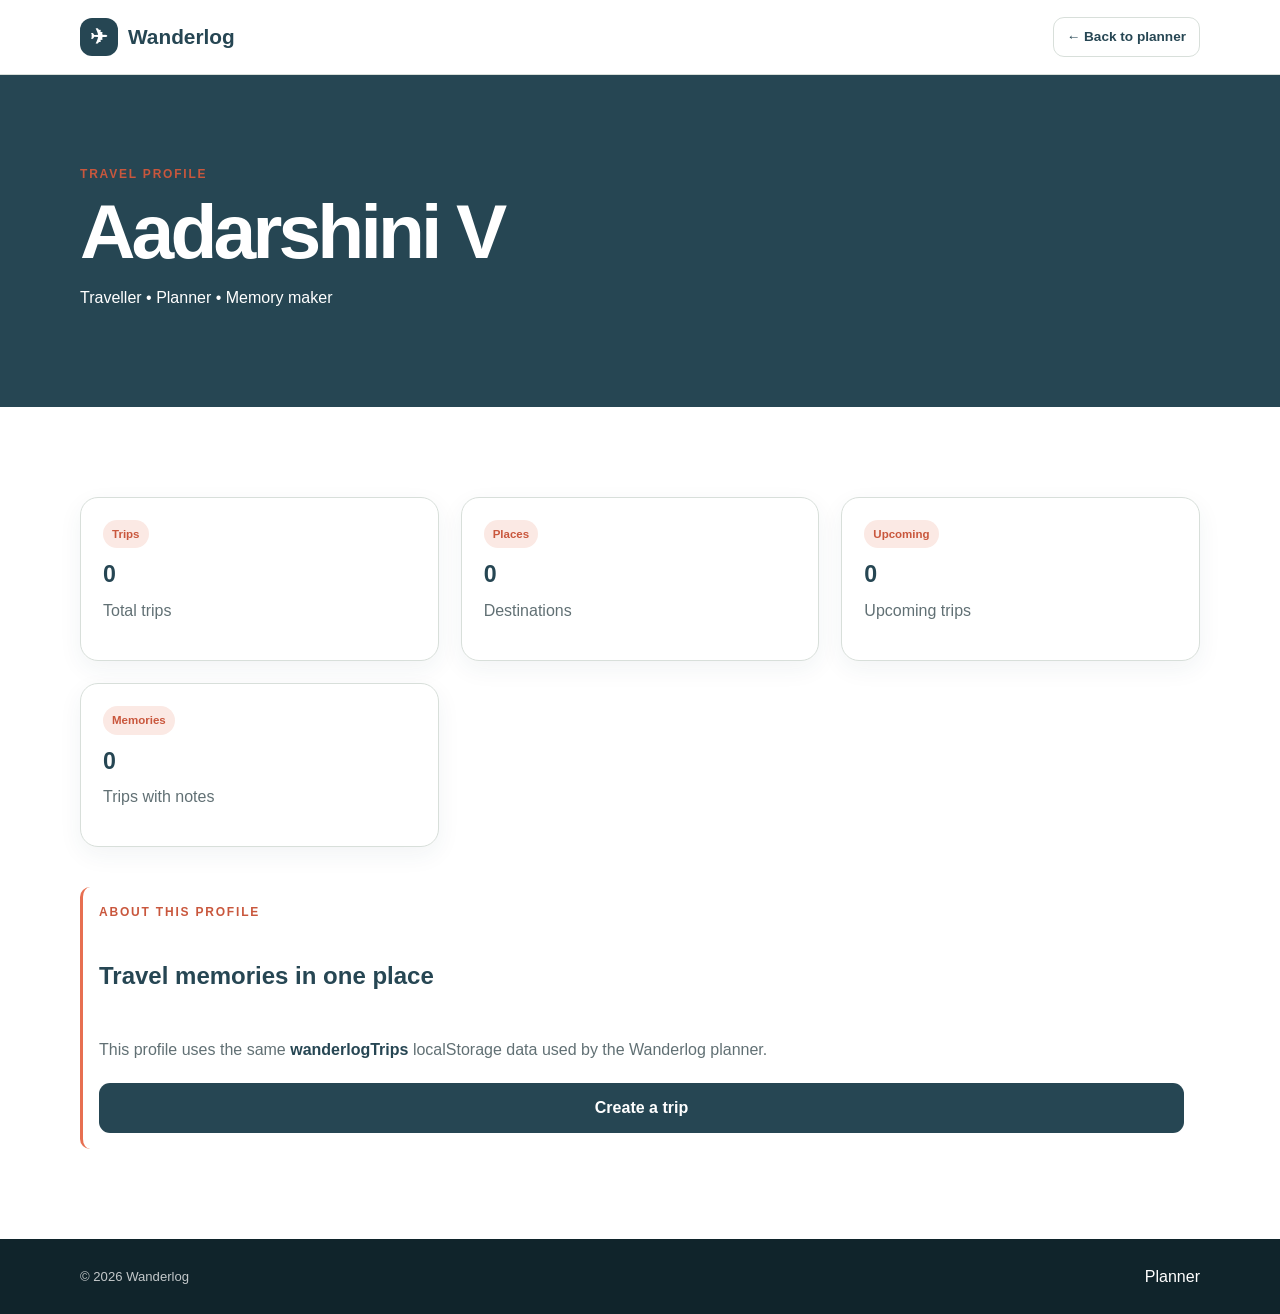
<file: profile.html>
<!DOCTYPE html>
<html lang="en">

<head>

    <meta charset="UTF-8">

    <meta
        name="viewport"
        content="width=device-width, initial-scale=1.0">

    <meta
        name="description"
        content="Wanderlog travel profile">

    <title>Wanderlog | Profile</title>

    <link
        rel="stylesheet"
        href="style.css">

</head>

<body>

<a
    href="#main-content"
    class="skip-link">

    Skip to main content

</a>


<header class="site-header">

    <nav class="navbar container">

        <a
            href="index.html"
            class="brand">

            <span class="brand-icon">
                ✈
            </span>

            <span>
                Wanderlog
            </span>

        </a>


        <a
            href="index.html"
            class="btn btn-small btn-ghost">

            ← Back to planner

        </a>

    </nav>

</header>


<main id="main-content">


<section
    class="hero"
    style="background: var(--primary); color: white;">

    <div class="container">

        <p class="eyebrow">
            TRAVEL PROFILE
        </p>

        <h1
            style="
                color: white;
                margin: 0;
            ">

            Aadarshini V

        </h1>

        <p>
            Traveller • Planner • Memory maker
        </p>

    </div>

</section>


<section class="section">

    <div class="container">


        <div
            class="destination-grid"
            style="margin-bottom: 40px;">


            <article class="destination-card">

                <div class="card-content">

                    <span class="card-tag">
                        Trips
                    </span>

                    <h3 id="profile-trip-count">
                        0
                    </h3>

                    <p>
                        Total trips
                    </p>

                </div>

            </article>


            <article class="destination-card">

                <div class="card-content">

                    <span class="card-tag">
                        Places
                    </span>

                    <h3 id="profile-destination-count">
                        0
                    </h3>

                    <p>
                        Destinations
                    </p>

                </div>

            </article>


            <article class="destination-card">

                <div class="card-content">

                    <span class="card-tag">
                        Upcoming
                    </span>

                    <h3 id="profile-upcoming-count">
                        0
                    </h3>

                    <p>
                        Upcoming trips
                    </p>

                </div>

            </article>


            <article class="destination-card">

                <div class="card-content">

                    <span class="card-tag">
                        Memories
                    </span>

                    <h3 id="profile-note-count">
                        0
                    </h3>

                    <p>
                        Trips with notes
                    </p>

                </div>

            </article>

        </div>


        <div class="tip-box">

            <p class="eyebrow">
                ABOUT THIS PROFILE
            </p>

            <h2 style="color: var(--primary);">
                Travel memories in one place
            </h2>

            <p>

                This profile uses the same
                <strong>wanderlogTrips</strong>
                localStorage data used by
                the Wanderlog planner.

            </p>


            <a
                href="index.html#add-trip"
                class="btn btn-primary">

                Create a trip

            </a>

        </div>

    </div>

</section>


</main>


<footer class="site-footer">

    <div class="container footer-inner">

        <p>

            ©
            <span id="year"></span>
            Wanderlog

        </p>


        <a href="index.html">
            Planner
        </a>

    </div>

</footer>


<script src="script.js"></script>

</body>

</html>
</file>
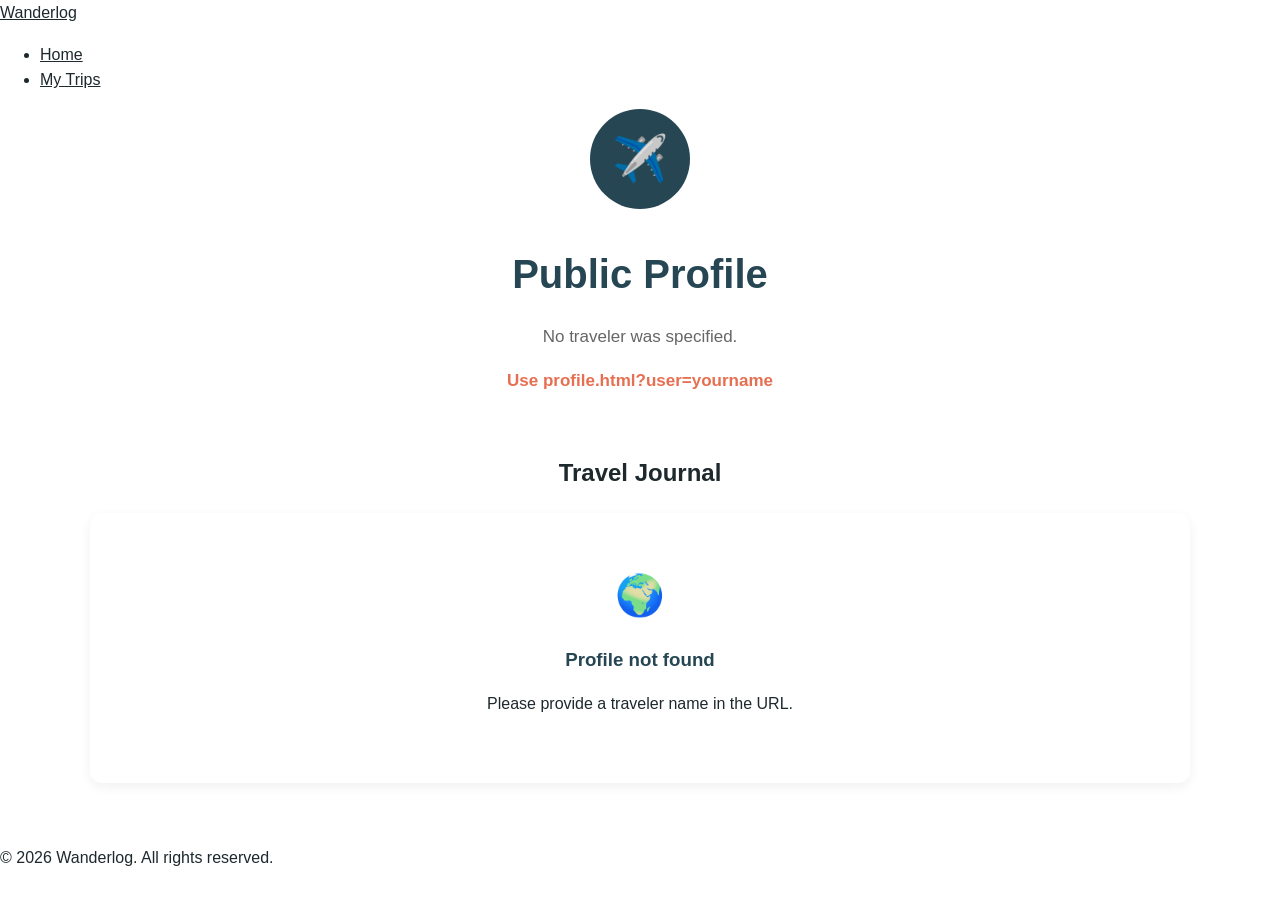
<file: Profile.html>
<!DOCTYPE html>
<html lang="en">

<head>

    <meta charset="UTF-8">

    <meta
        name="viewport"
        content="width=device-width, initial-scale=1.0"
    >

    <title>Wanderlog - Public Profile</title>

    <link rel="stylesheet" href="style.css">

</head>


<body>

    <!-- ================= HEADER ================= -->

    <header>

        <nav>

            <a href="index.html" class="logo">
                Wanderlog
            </a>

            <ul>

                <li>
                    <a href="index.html">
                        Home
                    </a>
                </li>

                <li>
                    <a href="index.html#my-trips">
                        My Trips
                    </a>
                </li>

            </ul>

        </nav>

    </header>


    <!-- ================= PROFILE ================= -->

    <main>

        <section class="profile-page">

            <div class="profile-header">

                <div class="profile-avatar">
                    ✈️
                </div>

                <h1 id="profile-name">
                    Loading profile...
                </h1>

                <p id="profile-bio">
                    Loading traveler information...
                </p>

                <p
                    id="profile-username"
                    class="profile-username"
                ></p>

            </div>


            <div class="profile-trips-section">

                <h2>
                    Travel Journal
                </h2>

                <p
                    id="profile-trip-count"
                    class="section-description"
                ></p>


                <div id="profile-trip-list">

                    <div class="profile-loading">
                        Loading trips...
                    </div>

                </div>

            </div>

        </section>

    </main>


    <!-- ================= FOOTER ================= -->

    <footer>

        <p>
            &copy; 2026 Wanderlog. All rights reserved.
        </p>

    </footer>


    <script>

        /* =====================================================
           PUBLIC PROFILE
           ===================================================== */

        const STORAGE_KEY =
            "wanderlogTrips";


        /*
            Get username from:

            profile.html?user=Aadarshini
        */

        const params =
            new URLSearchParams(
                window.location.search
            );


        const username =
            params.get("user");


        /* ================= PROFILE DATA ================= */

        const profileName =
            document.getElementById(
                "profile-name"
            );

        const profileBio =
            document.getElementById(
                "profile-bio"
            );

        const profileUsername =
            document.getElementById(
                "profile-username"
            );

        const profileTripCount =
            document.getElementById(
                "profile-trip-count"
            );

        const profileTripList =
            document.getElementById(
                "profile-trip-list"
            );


        /* ================= ESCAPE HTML ================= */

        function escapeHTML(value) {

            if (
                value === null ||
                value === undefined
            ) {
                return "";
            }

            return String(value)
                .replace(/&/g, "&amp;")
                .replace(/</g, "&lt;")
                .replace(/>/g, "&gt;")
                .replace(/"/g, "&quot;")
                .replace(/'/g, "&#039;");
        }


        /* ================= FORMAT DATE ================= */

        function formatDate(dateString) {

            if (!dateString) {
                return "Date not available";
            }

            const date =
                new Date(
                    dateString + "T00:00:00"
                );

            if (
                Number.isNaN(
                    date.getTime()
                )
            ) {
                return dateString;
            }

            return date.toLocaleDateString(
                "en-IN",
                {
                    day: "numeric",
                    month: "long",
                    year: "numeric"
                }
            );
        }


        /* ================= LOAD PROFILE ================= */

        function loadProfile() {

            /*
                If no ?user= parameter exists,
                show a friendly message.
            */

            if (!username) {

                profileName.textContent =
                    "Public Profile";

                profileBio.textContent =
                    "No traveler was specified.";

                profileUsername.textContent =
                    "Use profile.html?user=yourname";

                profileTripList.innerHTML = `

                    <div class="profile-empty">

                        <div class="empty-icon">
                            🌍
                        </div>

                        <h3>
                            Profile not found
                        </h3>

                        <p>
                            Please provide a traveler name
                            in the URL.
                        </p>

                    </div>

                `;

                return;
            }


            /*
                Display traveler information.

                This structure can later be connected
                to multiple users.
            */

            const displayName =
                username.charAt(0).toUpperCase() +
                username.slice(1);


            profileName.textContent =
                displayName;

            profileBio.textContent =
                "Travel enthusiast sharing beautiful journeys and unforgettable memories.";

            profileUsername.textContent =
                `@${username}`;


            /* ================= GET TRIPS ================= */

            let trips = [];


            try {

                const stored =
                    localStorage.getItem(
                        STORAGE_KEY
                    );

                trips =
                    stored
                        ? JSON.parse(stored)
                        : [];

                if (!Array.isArray(trips)) {
                    trips = [];
                }

            } catch (error) {

                console.error(error);

                trips = [];
            }


            profileTripCount.textContent =
                `${trips.length} ${
                    trips.length === 1
                        ? "trip"
                        : "trips"
                } in the travel journal`;


            /* ================= EMPTY STATE ================= */

            if (trips.length === 0) {

                profileTripList.innerHTML = `

                    <div class="profile-empty">

                        <div class="empty-icon">
                            🧳
                        </div>

                        <h3>
                            No trips yet
                        </h3>

                        <p>
                            This traveler hasn't added
                            any trips yet.
                        </p>

                    </div>

                `;

                return;
            }


            /* ================= RENDER TRIPS ================= */

            profileTripList.innerHTML = "";


            trips.forEach(
                function (trip) {

                    const card =
                        document.createElement(
                            "article"
                        );

                    card.className =
                        "profile-trip-card";


                    let imageHTML;


                    if (trip.image) {

                        imageHTML = `

                            <img
                                src="${escapeHTML(trip.image)}"
                                alt="${escapeHTML(trip.title)}"
                                class="profile-trip-image"
                                onerror="this.style.display='none'; this.nextElementSibling.style.display='flex';"
                            >

                            <div
                                class="profile-image-placeholder"
                                style="display:none;"
                            >
                                🌍
                            </div>

                        `;

                    } else {

                        imageHTML = `

                            <div
                                class="profile-image-placeholder"
                            >
                                🌍
                            </div>

                        `;
                    }


                    card.innerHTML = `

                        ${imageHTML}

                        <div class="profile-trip-content">

                            <h3>
                                ${escapeHTML(trip.title)}
                            </h3>

                            <p>
                                <strong>
                                    📍 Destination:
                                </strong>

                                ${escapeHTML(
                                    trip.destination
                                )}
                            </p>

                            <p>
                                <strong>
                                    📅 Travel Date:
                                </strong>

                                ${formatDate(
                                    trip.date
                                )}
                            </p>

                            ${
                                trip.notes
                                    ? `
                                        <p class="trip-notes">
                                            ${escapeHTML(
                                                trip.notes
                                            )}
                                        </p>
                                      `
                                    : ""
                            }

                        </div>
                    `;


                    profileTripList.appendChild(
                        card
                    );

                }
            );
        }


        /* ================= START ================= */

        document.addEventListener(
            "DOMContentLoaded",
            loadProfile
        );

    </script>


    <style>

        /* ================= PROFILE PAGE ================= */

        .profile-page {
            min-height: 80vh;
        }

        .profile-header {
            text-align: center;

            max-width: 700px;

            margin: 0 auto 60px;
        }

        .profile-avatar {
            width: 100px;
            height: 100px;

            margin: 0 auto 20px;

            border-radius: 50%;

            background-color: #264653;

            display: flex;

            justify-content: center;
            align-items: center;

            font-size: 45px;
        }

        .profile-header h1 {
            color: #264653;

            font-size: 40px;

            margin-bottom: 10px;
        }

        .profile-header p {
            color: #666666;

            font-size: 17px;
        }

        .profile-username {
            margin-top: 8px;

            color: #e76f51 !important;

            font-weight: bold;
        }

        .profile-trips-section {
            max-width: 1100px;

            margin: auto;
        }

        .profile-trips-section h2 {
            text-align: center;
        }

        #profile-trip-list {
            display: grid;

            grid-template-columns:
                repeat(auto-fit, minmax(280px, 1fr));

            gap: 25px;
        }

        .profile-trip-card {
            background-color: #ffffff;

            border-radius: 12px;

            overflow: hidden;

            box-shadow:
                0 4px 12px
                rgba(0, 0, 0, 0.08);

            border-left: 5px solid #e76f51;
        }

        .profile-trip-image {
            width: 100%;

            height: 200px;

            object-fit: cover;

            display: block;
        }

        .profile-image-placeholder {
            width: 100%;

            height: 200px;

            display: flex;

            justify-content: center;

            align-items: center;

            background-color: #e9ecef;

            font-size: 60px;
        }

        .profile-trip-content {
            padding: 22px;
        }

        .profile-trip-content h3 {
            color: #264653;

            font-size: 23px;

            margin-bottom: 12px;
        }

        .profile-trip-content p {
            color: #555555;

            margin-bottom: 8px;
        }

        .profile-empty,
        .profile-loading {
            grid-column: 1 / -1;

            background-color: #ffffff;

            border-radius: 12px;

            padding: 50px 20px;

            text-align: center;

            box-shadow:
                0 4px 12px
                rgba(0, 0, 0, 0.06);
        }

        .profile-empty h3 {
            color: #264653;

            margin-bottom: 8px;
        }

    </style>

</body>

  </html>
</file>
<file: style.css>
:root {
    --primary: #264653;
    --primary-dark: #17313b;

    --accent: #e76f51;
    --accent-dark: #c9573d;

    --cream: #f7f4ec;
    --soft: #eef2ea;

    --white: #ffffff;

    --text: #1d292d;
    --muted: #617074;

    --border: #d8dfda;

    --shadow:
        0 18px 45px rgba(38, 70, 83, 0.10);

    --radius: 18px;

    --container: 1120px;
}


/* ================= RESET ================= */

* {
    box-sizing: border-box;
}

html {
    scroll-behavior: smooth;
    scroll-padding-top: 90px;
}

body {
    margin: 0;

    font-family:
        Inter,
        Arial,
        sans-serif;

    color: var(--text);
    background: var(--white);

    line-height: 1.6;
}

img {
    display: block;
    max-width: 100%;
}

button,
input,
textarea {
    font: inherit;
}

button,
a {
    -webkit-tap-highlight-color: transparent;
}

button {
    cursor: pointer;
}

a {
    color: inherit;
}

.container {
    width:
        min(
            var(--container),
            calc(100% - 40px)
        );

    margin: auto;
}

.hidden {
    display: none !important;
}

.sr-only {
    position: absolute;
    width: 1px;
    height: 1px;
    padding: 0;
    margin: -1px;
    overflow: hidden;
    clip: rect(0, 0, 0, 0);
    white-space: nowrap;
    border: 0;
}


/* ================= ACCESSIBILITY ================= */

.skip-link {
    position: fixed;
    top: -60px;
    left: 20px;
    z-index: 9999;

    padding: 10px 16px;

    background: var(--primary);
    color: white;

    border-radius: 10px;
}

.skip-link:focus {
    top: 15px;
}

a:focus-visible,
button:focus-visible,
input:focus-visible,
textarea:focus-visible {
    outline: 3px solid var(--accent);
    outline-offset: 3px;
}


/* ================= HEADER ================= */

.site-header {
    position: sticky;
    top: 0;
    z-index: 1000;

    background:
        rgba(255, 255, 255, .95);

    backdrop-filter: blur(12px);

    border-bottom:
        1px solid var(--border);
}

.navbar {
    min-height: 74px;

    display: flex;
    align-items: center;
    justify-content: space-between;

    gap: 20px;
}

.brand {
    display: flex;
    align-items: center;
    gap: 10px;

    text-decoration: none;

    color: var(--primary);

    font-size: 1.3rem;
    font-weight: 900;
}

.brand-icon {
    width: 38px;
    height: 38px;

    display: grid;
    place-items: center;

    border-radius: 12px;

    background: var(--primary);
    color: white;
}

.nav-links {
    display: flex;
    align-items: center;

    gap: 5px;

    list-style: none;

    padding: 0;
    margin: 0;
}

.nav-link,
.profile-link {
    display: block;

    padding: 9px 12px;

    border-radius: 9px;

    text-decoration: none;

    color: var(--muted);

    font-weight: 700;
    font-size: .9rem;

    transition: .2s ease;
}

.nav-link:hover,
.nav-link.active {
    background: var(--soft);
    color: var(--primary);
}

.profile-link {
    border: 1px solid var(--border);
}

.profile-link:hover {
    background: var(--soft);
    color: var(--primary);
}

.menu-toggle {
    display: none;

    border: 0;
    background: transparent;
}

.menu-toggle span {
    display: block;

    width: 25px;
    height: 2px;

    margin: 5px;

    background: var(--primary);
}


/* ================= HERO ================= */

.hero {
    padding: 90px 0 80px;

    background:
        linear-gradient(
            135deg,
            var(--cream),
            #ffffff
        );
}

.hero-grid {
    display: grid;

    grid-template-columns:
        1.1fr .9fr;

    gap: 70px;

    align-items: center;
}

.eyebrow {
    margin: 0 0 10px;

    color: var(--accent-dark);

    font-size: .75rem;
    font-weight: 900;

    letter-spacing: .15em;
}

.hero h1 {
    margin: 0;

    max-width: 700px;

    color: var(--primary);

    font-size:
        clamp(
            2.7rem,
            6vw,
            5rem
        );

    line-height: .98;

    letter-spacing: -.05em;
}

.hero-description {
    max-width: 650px;

    margin: 24px 0;

    color: var(--muted);

    font-size: 1.08rem;
}

.hero-buttons {
    display: flex;
    flex-wrap: wrap;

    gap: 12px;
}

.btn {
    display: inline-flex;

    align-items: center;
    justify-content: center;

    gap: 8px;

    min-height: 46px;

    padding: 11px 18px;

    border-radius: 11px;

    border: 1px solid transparent;

    text-decoration: none;

    font-weight: 800;

    transition: .2s ease;
}

.btn:hover {
    transform: translateY(-2px);

    box-shadow:
        0 9px 22px
        rgba(38, 70, 83, .13);
}

.btn-primary {
    background: var(--primary);
    color: white;
}

.btn-primary:hover {
    background: var(--primary-dark);
}

.btn-secondary {
    background: white;

    border: 1px solid var(--border);

    color: var(--primary);
}

.btn-ghost {
    background: transparent;

    border: 1px solid var(--border);

    color: var(--primary);
}

.btn-light {
    background: white;
    color: var(--primary);
}

.btn-small {
    min-height: 38px;

    padding: 8px 13px;

    font-size: .85rem;
}

.hero-stats {
    display: flex;

    flex-wrap: wrap;

    gap: 28px;

    margin-top: 40px;
}

.hero-stats div {
    display: grid;
}

.hero-stats strong {
    color: var(--primary);

    font-size: 1.35rem;
}

.hero-stats span {
    color: var(--muted);

    font-size: .8rem;
}


/* ================= HERO CARD ================= */

.hero-card {
    overflow: hidden;

    background: white;

    border:
        1px solid var(--border);

    border-radius: 24px;

    box-shadow: var(--shadow);
}

.hero-image {
    aspect-ratio: 4 / 3;

    overflow: hidden;
}

.hero-image img {
    width: 100%;
    height: 100%;

    object-fit: cover;

    transition:
        transform .5s ease;
}

.hero-card:hover .hero-image img {
    transform: scale(1.05);
}

.hero-card-content {
    padding: 24px;
}

.pill,
.card-tag {
    display: inline-flex;

    width: fit-content;

    padding: 5px 9px;

    border-radius: 999px;

    background: #fbe9e4;

    color: var(--accent-dark);

    font-size: .72rem;

    font-weight: 900;
}

.hero-card h2 {
    margin: 12px 0 5px;

    color: var(--primary);
}

.hero-card p {
    margin: 0;

    color: var(--muted);
}


/* ================= SECTION ================= */

.section {
    padding: 90px 0;
}

.section-soft {
    background: var(--soft);
}

.section-heading {
    display: flex;

    justify-content: space-between;

    align-items: flex-end;

    gap: 25px;

    margin-bottom: 34px;
}

.section-heading h2 {
    margin: 0;

    color: var(--primary);

    font-size:
        clamp(
            2rem,
            4vw,
            3rem
        );

    line-height: 1.05;
}

.section-heading > p {
    max-width: 420px;

    margin: 0;

    color: var(--muted);

    text-align: right;
}


/* ================= DESTINATIONS ================= */

.destination-grid {
    display: grid;

    grid-template-columns:
        repeat(3, 1fr);

    gap: 22px;
}

.destination-card {
    overflow: hidden;

    background: white;

    border:
        1px solid var(--border);

    border-radius: var(--radius);

    box-shadow:
        0 8px 25px
        rgba(38, 70, 83, .06);

    transition: .25s ease;
}

.destination-card:hover {
    transform: translateY(-7px);

    box-shadow: var(--shadow);
}

.destination-image {
    aspect-ratio: 16 / 10;

    overflow: hidden;
}

.destination-image img {
    width: 100%;
    height: 100%;

    object-fit: cover;

    transition:
        transform .4s ease;
}

.destination-card:hover .destination-image img {
    transform: scale(1.05);
}

.card-content {
    padding: 22px;
}

.card-content h3 {
    margin: 8px 0 4px;

    color: var(--primary);

    font-size: 1.45rem;
}

.card-content p {
    margin: 0 0 15px;

    color: var(--muted);
}

.text-btn {
    border: 0;
    padding: 0;

    background: transparent;

    color: var(--accent-dark);

    font-weight: 900;
}

.text-btn:hover {
    text-decoration: underline;
}


/* ================= FORM ================= */

.form-layout {
    display: grid;

    grid-template-columns:
        .75fr 1.25fr;

    gap: 70px;

    align-items: start;
}

.form-intro h2 {
    margin: 0;

    color: var(--primary);

    font-size:
        clamp(
            2rem,
            4vw,
            3rem
        );
}

.form-intro > p:not(.eyebrow) {
    color: var(--muted);

    max-width: 430px;

    margin-top: 20px;
}

.tip-box {
    display: grid;

    gap: 5px;

    margin-top: 25px;

    padding: 16px;

    border-left:
        3px solid var(--accent);

    background: white;

    border-radius: 10px;

    color: var(--muted);
}

.tip-box strong {
    color: var(--primary);
}

.trip-form {
    padding: 28px;

    background: white;

    border:
        1px solid var(--border);

    border-radius: 20px;

    box-shadow: var(--shadow);
}

.form-row {
    display: grid;

    grid-template-columns:
        1fr 1fr;

    gap: 18px;
}

.form-group {
    margin-bottom: 18px;
}

.form-group label {
    display: block;

    margin-bottom: 7px;

    color: var(--primary);

    font-weight: 800;

    font-size: .9rem;
}

.form-group label span {
    color: var(--accent);
}

input,
textarea {
    width: 100%;

    padding: 12px 13px;

    border:
        1px solid var(--border);

    border-radius: 10px;

    background: #fbfcfb;

    color: var(--text);
}

textarea {
    min-height: 130px;

    resize: vertical;
}

input:focus,
textarea:focus {
    border-color: var(--primary);

    background: white;
}

input.invalid {
    border-color: #c53f35;
}

.field-error {
    display: block;

    min-height: 18px;

    color: #a52e27;

    font-size: .76rem;
}

.character-count {
    text-align: right;

    color: var(--muted);

    font-size: .72rem;
}

.form-message {
    min-height: 22px;

    margin: 4px 0 12px;

    font-weight: 700;
}

.form-message.error {
    color: #a52e27;
}

.form-message.success {
    color: #23613b;
}

.form-actions {
    display: flex;

    gap: 10px;
}


/* ================= MY TRIPS ================= */

.trip-toolbar {
    display: flex;

    gap: 10px;

    margin-bottom: 25px;
}

.search-box {
    position: relative;

    flex: 1;
}

.search-icon {
    position: absolute;

    left: 14px;
    top: 8px;

    color: var(--muted);

    font-size: 1.35rem;
}

.search-box input {
    padding-left: 40px;
}

.trip-grid {
    display: grid;

    grid-template-columns:
        repeat(3, 1fr);

    gap: 22px;
}

.trip-card {
    overflow: hidden;

    display: flex;
    flex-direction: column;

    background: white;

    border:
        1px solid var(--border);

    border-radius: var(--radius);

    box-shadow:
        0 8px 25px
        rgba(38, 70, 83, .06);

    transition: .2s ease;
}

.trip-card:hover {
    transform: translateY(-5px);

    box-shadow: var(--shadow);
}

.trip-card-image {
    position: relative;

    aspect-ratio: 16 / 10;

    overflow: hidden;

    background: #e6ebe7;
}

.trip-card-image img {
    width: 100%;
    height: 100%;

    object-fit: cover;
}

.trip-date-badge {
    position: absolute;

    top: 12px;
    left: 12px;

    padding: 6px 9px;

    border-radius: 8px;

    background:
        rgba(255, 255, 255, .93);

    color: var(--primary);

    font-size: .74rem;

    font-weight: 900;
}

.trip-card-body {
    padding: 20px;

    flex: 1;

    display: flex;
    flex-direction: column;
}

.trip-card-body h3 {
    margin: 7px 0 3px;

    color: var(--primary);
}

.destination {
    margin: 0 0 10px;

    color: var(--muted);

    font-weight: 700;
}

.trip-notes {
    color: var(--muted);

    font-size: .9rem;

    margin: 0 0 15px;
}

.trip-actions {
    display: flex;

    gap: 8px;

    margin-top: auto;
}

.trip-actions button {
    flex: 1;

    padding: 9px 8px;

    border:
        1px solid var(--border);

    border-radius: 8px;

    background: white;

    color: var(--primary);

    font-weight: 800;
}

.trip-actions button:hover {
    background: var(--soft);
}

.trip-actions .danger:hover {
    background: #fff0ee;

    color: #a52e27;
}


/* ================= EMPTY ================= */

.empty-state {
    padding: 60px 20px;

    text-align: center;

    border:
        1px dashed var(--border);

    border-radius: 18px;

    background: #fafcf9;
}

.empty-icon {
    font-size: 2.5rem;
}

.empty-state h3 {
    color: var(--primary);
}

.empty-state p {
    color: var(--muted);
}


/* ================= ABOUT ================= */

.section-dark {
    background: var(--primary);

    color: white;
}

.about-grid {
    display: grid;

    grid-template-columns:
        1fr 1fr;

    gap: 80px;

    align-items: center;
}

.section-dark h2 {
    margin: 0;

    font-size:
        clamp(
            2rem,
            4vw,
            3.2rem
        );

    line-height: 1.05;
}

.section-dark p {
    color:
        rgba(255, 255, 255, .75);
}


/* ================= FOOTER ================= */

.site-footer {
    padding: 25px 0;

    background: #10242b;

    color:
        rgba(255, 255, 255, .75);
}

.footer-inner {
    display: flex;

    align-items: center;

    justify-content: space-between;

    gap: 20px;
}

.footer-inner p {
    margin: 0;

    font-size: .82rem;
}

.footer-inner a {
    color: white;

    text-decoration: none;
}


/* ================= TOAST ================= */

.toast {
    position: fixed;

    right: 20px;
    bottom: 20px;

    z-index: 3000;

    max-width: 360px;

    padding: 13px 17px;

    border-radius: 10px;

    background: var(--primary);

    color: white;

    box-shadow: var(--shadow);

    transform: translateY(30px);

    opacity: 0;

    pointer-events: none;

    transition: .25s ease;
}

.toast.show {
    transform: translateY(0);

    opacity: 1;
}


/* ================= MODAL ================= */

.modal {
    position: fixed;

    inset: 0;

    z-index: 2000;

    display: grid;

    place-items: center;

    padding: 20px;
}

.modal-backdrop {
    position: absolute;

    inset: 0;

    background:
        rgba(15, 31, 36, .72);
}

.modal-card {
    position: relative;

    z-index: 1;

    width: min(700px, 100%);

    max-height: 90vh;

    overflow: auto;

    background: white;

    border-radius: 20px;
}

.modal-card > img {
    width: 100%;

    aspect-ratio: 16 / 8;

    object-fit: cover;
}

.modal-body {
    padding: 26px;
}

.modal-body h2 {
    color: var(--primary);
}

.modal-destination {
    color: var(--muted);

    font-weight: 800;
}

.modal-close {
    position: absolute;

    right: 12px;
    top: 12px;

    z-index: 2;

    width: 38px;
    height: 38px;

    border: 0;

    border-radius: 50%;

    background: white;

    color: var(--primary);

    font-size: 1.6rem;
}


/* ================= RESPONSIVE ================= */

@media (max-width: 900px) {

    .hero-grid,
    .form-layout,
    .about-grid {
        grid-template-columns: 1fr;
    }

    .destination-grid,
    .trip-grid {
        grid-template-columns:
            repeat(2, 1fr);
    }

    .stats-grid {
        grid-template-columns:
            repeat(2, 1fr);
    }
}


@media (max-width: 720px) {

    .container {
        width:
            calc(100% - 28px);
    }

    .menu-toggle {
        display: block;
    }

    .nav-links {
        position: absolute;

        top: 66px;

        left: 14px;
        right: 14px;

        display: none;

        flex-direction: column;

        align-items: stretch;

        padding: 12px;

        background: white;

        border:
            1px solid var(--border);

        border-radius: 14px;

        box-shadow: var(--shadow);
    }

    .nav-links.open {
        display: flex;
    }

    .nav-link,
    .profile-link {
        width: 100%;
    }

    .hero {
        padding: 65px 0;
    }

    .section {
        padding: 65px 0;
    }

    .section-heading {
        display: block;
    }

    .section-heading > p {
        text-align: left;

        margin-top: 10px;
    }

    .destination-grid,
    .trip-grid,
    .form-row {
        grid-template-columns: 1fr;
    }

    .trip-toolbar {
        display: grid;

        grid-template-columns:
            1fr auto;
    }
}


@media (max-width: 480px) {

    .hero h1 {
        font-size: 2.65rem;
    }

    .hero-buttons .btn {
        width: 100%;
    }

    .trip-form {
        padding: 20px;
    }

    .footer-inner {
        flex-direction: column;

        align-items: flex-start;
    }
}


@media (prefers-reduced-motion: reduce) {

    *,
    *::before,
    *::after {
        animation-duration:
            .01ms !important;

        transition-duration:
            .01ms !important;

        scroll-behavior:
            auto !important;
    }
}
</file>
